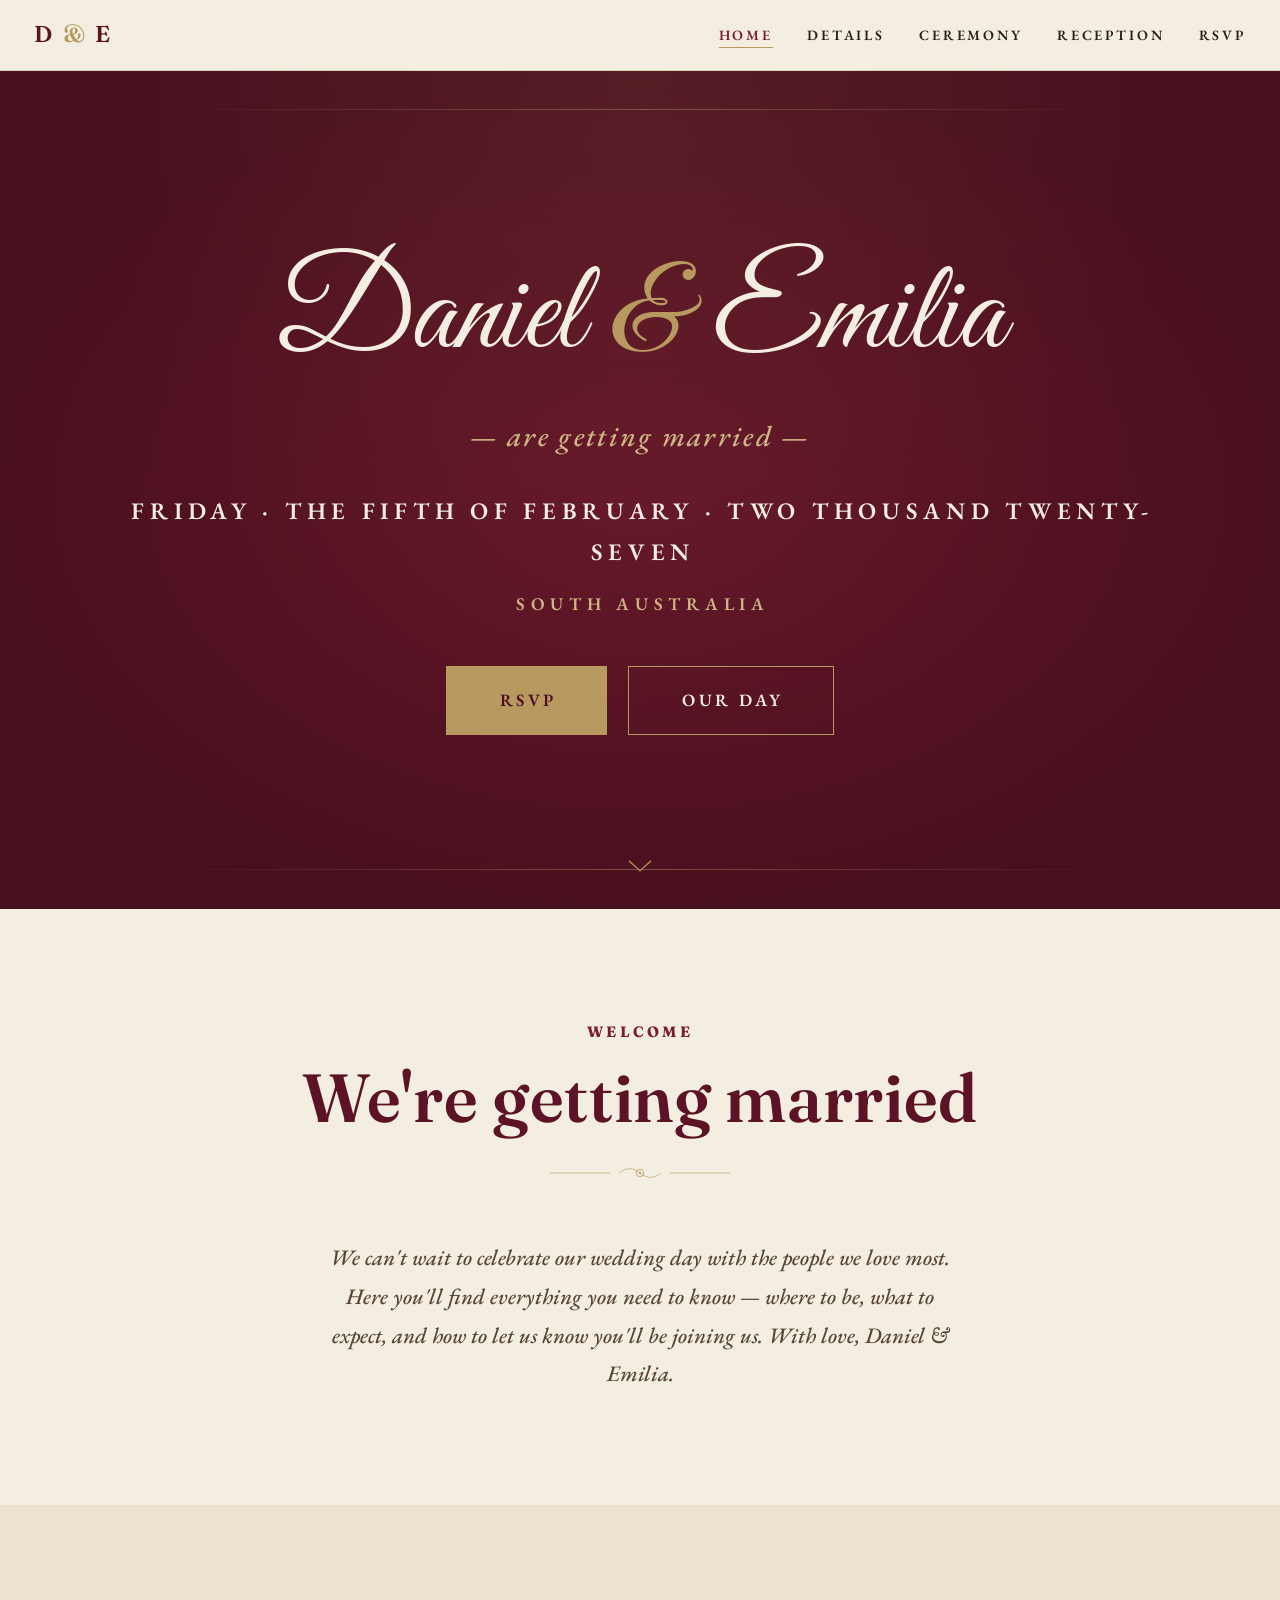
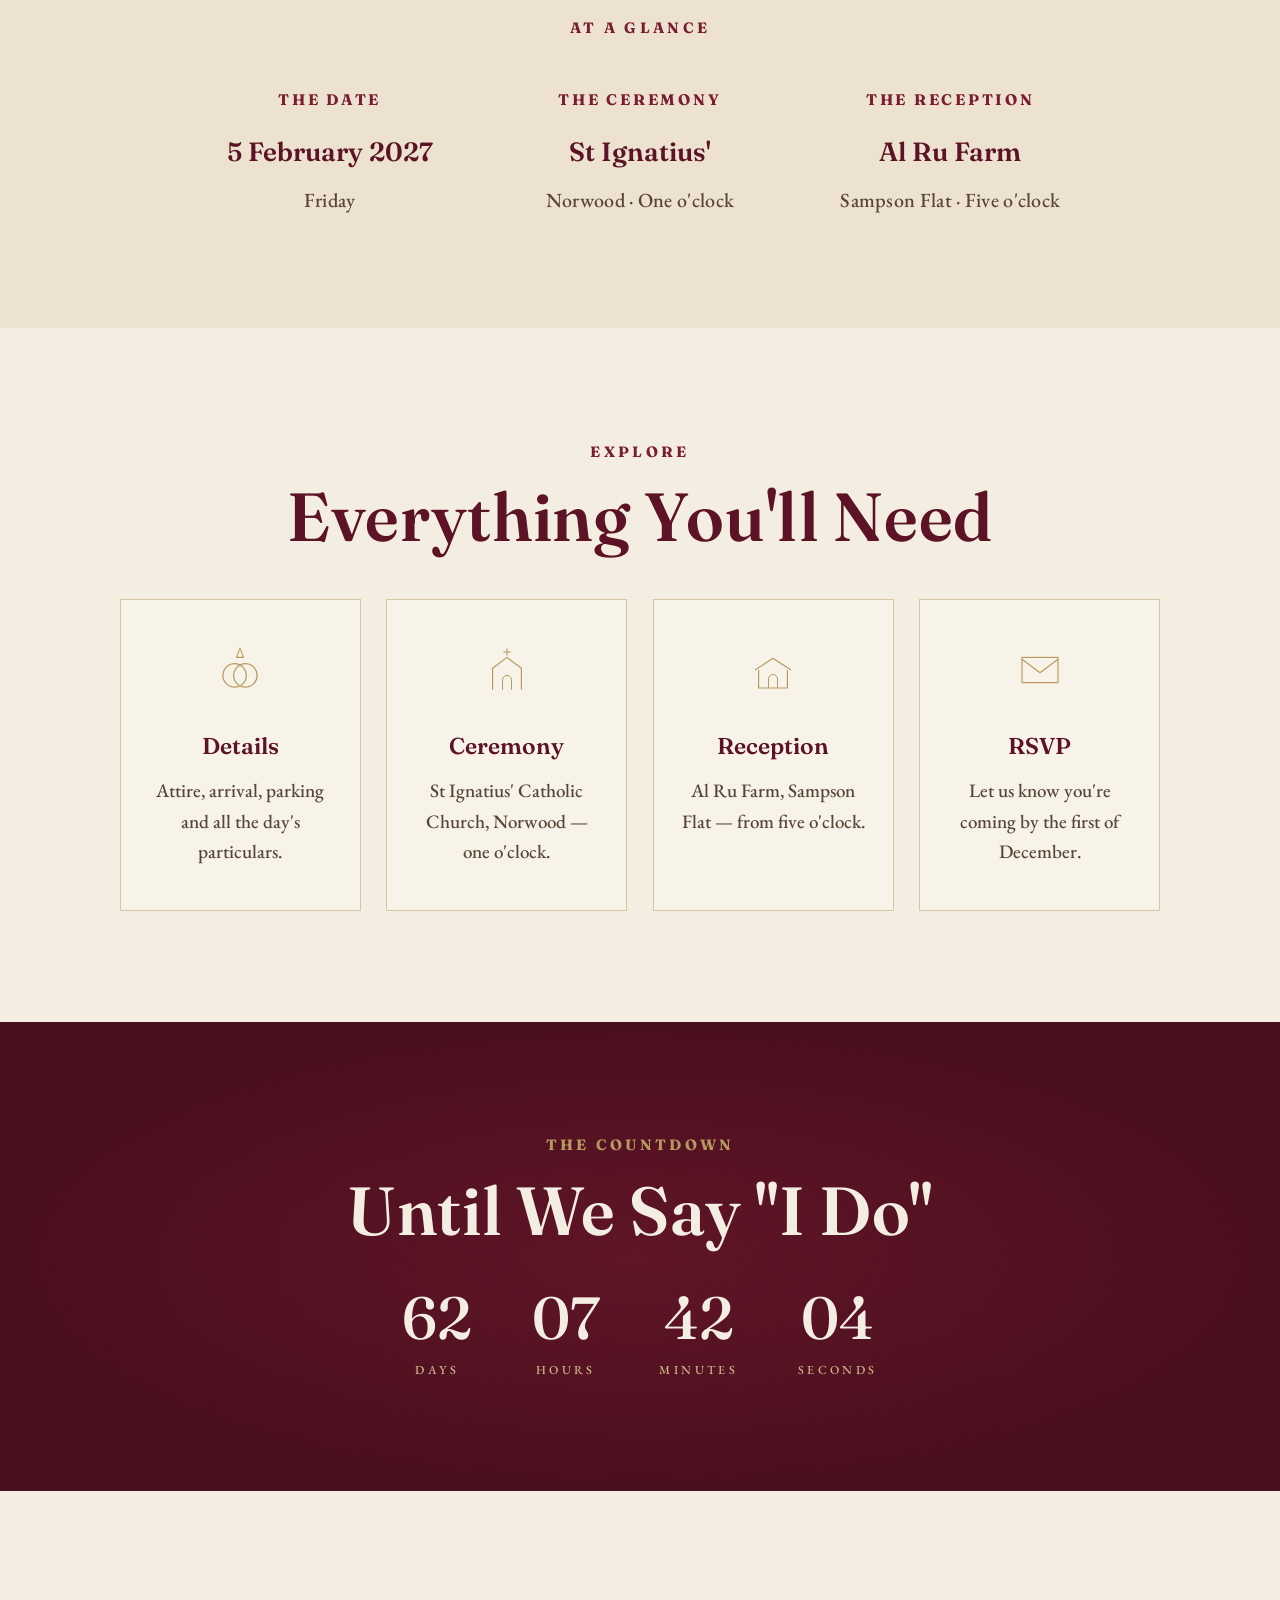
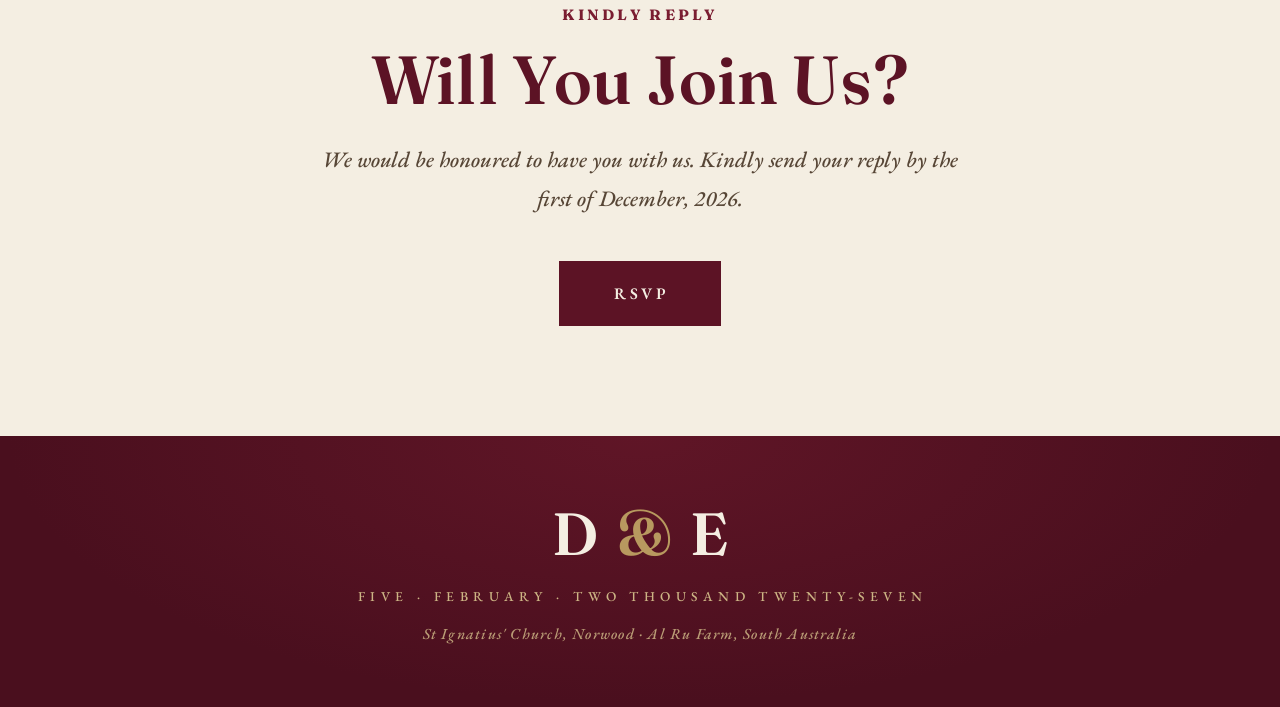
<file: index.html>
<!DOCTYPE html>
<html lang="en">
<head>
  <meta charset="UTF-8" />
  <meta name="viewport" content="width=device-width, initial-scale=1.0" />
  <title>Daniel &amp; Emilia · 5 February 2027</title>
  <meta name="description" content="Daniel &amp; Emilia · 5 February 2027 · St Ignatius' Catholic Church, Norwood &amp; Al Ru Farm, South Australia" />
  <link rel="preconnect" href="https://fonts.googleapis.com" />
  <link rel="preconnect" href="https://fonts.gstatic.com" crossorigin />
  <link href="https://fonts.googleapis.com/css2?family=EB+Garamond:ital,wght@0,400;0,500;0,600;0,700;1,400;1,500&family=Fraunces:ital,opsz,wght@0,9..144,500;0,9..144,600;0,9..144,700;1,9..144,500;1,9..144,600&family=Great+Vibes&display=swap" rel="stylesheet" />
  <link rel="stylesheet" href="styles.css" />
</head>
<body>

  <nav class="nav">
    <a href="index.html" class="nav-mono">D <span>&amp;</span> E</a>
    <ul class="nav-links">
      <li><a href="index.html" class="active">Home</a></li>
      <li><a href="details.html">Details</a></li>
      <li><a href="ceremony.html">Ceremony</a></li>
      <li><a href="reception.html">Reception</a></li>
      <li><a href="rsvp.html">RSVP</a></li>
    </ul>
  </nav>

  <main>

    <!-- ============ HERO ============ -->
    <header class="home-hero">
      <div class="home-hero-inner">
        <h1 class="hero-names">
          <span class="name">Daniel</span>
          <span class="amp">&amp;</span>
          <span class="name">Emilia</span>
        </h1>

        <p class="home-tag">— are getting married —</p>
        <p class="home-date">Friday · The Fifth of February · Two Thousand Twenty-Seven</p>
        <p class="home-venue">South Australia</p>

        <div class="hero-cta-row">
          <a href="rsvp.html" class="btn btn-gold">RSVP</a>
          <a href="details.html" class="btn btn-ghost">Our Day</a>
        </div>
      </div>

      <a href="#welcome" class="scroll-cue" aria-label="Scroll to content">
        <svg viewBox="0 0 24 14" width="26" height="15"><path d="M2 2 L12 11 L22 2" fill="none" stroke="currentColor" stroke-width="1.4" stroke-linecap="round" stroke-linejoin="round"/></svg>
      </a>
    </header>

    <!-- ============ WELCOME ============ -->
    <section id="welcome" class="home-section section-cream">
      <p class="eyebrow">Welcome</p>
      <h2 class="section-title">We're getting married</h2>
      <div class="ornament" aria-hidden="true">
        <svg viewBox="0 0 120 20"><path d="M0 10 h40 M80 10 h40" stroke="currentColor" stroke-width="0.5" fill="none"/><circle cx="60" cy="10" r="2.5" fill="none" stroke="currentColor" stroke-width="0.6"/><circle cx="60" cy="10" r="0.8" fill="currentColor"/><path d="M46 10 Q53 4 60 10 Q67 16 74 10" stroke="currentColor" stroke-width="0.5" fill="none"/></svg>
      </div>
      <p class="welcome-text">We can't wait to celebrate our wedding day with the people we love most. Here you'll find everything you need to know — where to be, what to expect, and how to let us know you'll be joining us. With love, Daniel &amp; Emilia.</p>
    </section>

    <!-- ============ AT A GLANCE ============ -->
    <section class="home-section section-cream-warm">
      <p class="eyebrow">At a Glance</p>
      <div class="glance-grid">
        <article class="detail">
          <p class="detail-label">The Date</p>
          <p class="glance-main">5 February 2027</p>
          <p class="detail-text">Friday</p>
        </article>
        <article class="detail">
          <p class="detail-label">The Ceremony</p>
          <p class="glance-main">St Ignatius'</p>
          <p class="detail-text">Norwood · One o'clock</p>
        </article>
        <article class="detail">
          <p class="detail-label">The Reception</p>
          <p class="glance-main">Al Ru Farm</p>
          <p class="detail-text">Sampson Flat · Five o'clock</p>
        </article>
      </div>
    </section>

    <!-- ============ EXPLORE CARDS ============ -->
    <section class="home-section section-cream">
      <p class="eyebrow">Explore</p>
      <h2 class="section-title">Everything You'll Need</h2>
      <div class="card-grid">

        <a href="details.html" class="nav-card">
          <div class="card-icon" aria-hidden="true">
            <svg viewBox="0 0 60 60"><circle cx="24" cy="36" r="13" fill="none" stroke="currentColor" stroke-width="1.4"/><circle cx="36" cy="36" r="13" fill="none" stroke="currentColor" stroke-width="1.4"/><path d="M30 6 L34 16 L26 16 Z" fill="none" stroke="currentColor" stroke-width="1.2" stroke-linejoin="round"/></svg>
          </div>
          <p class="card-title">Details</p>
          <p class="card-text">Attire, arrival, parking and all the day's particulars.</p>
        </a>

        <a href="ceremony.html" class="nav-card">
          <div class="card-icon" aria-hidden="true">
            <svg viewBox="0 0 60 60"><line x1="30" y1="6" x2="30" y2="14" stroke="currentColor" stroke-width="1.2"/><line x1="26" y1="10" x2="34" y2="10" stroke="currentColor" stroke-width="1.2"/><path d="M14 52 L14 28 L30 16 L46 28 L46 52" fill="none" stroke="currentColor" stroke-width="1.3" stroke-linejoin="round"/><path d="M25 52 L25 41 a5 5 0 0 1 10 0 L35 52" fill="none" stroke="currentColor" stroke-width="1.1"/></svg>
          </div>
          <p class="card-title">Ceremony</p>
          <p class="card-text">St Ignatius' Catholic Church, Norwood — one o'clock.</p>
        </a>

        <a href="reception.html" class="nav-card">
          <div class="card-icon" aria-hidden="true">
            <svg viewBox="0 0 60 60"><path d="M10 30 L30 17 L50 30" fill="none" stroke="currentColor" stroke-width="1.3" stroke-linejoin="round"/><path d="M14 30 L14 50 L46 50 L46 30" fill="none" stroke="currentColor" stroke-width="1.3" stroke-linejoin="round"/><path d="M25 50 L25 40 a5 5 0 0 1 10 0 L35 50" fill="none" stroke="currentColor" stroke-width="1.1"/></svg>
          </div>
          <p class="card-title">Reception</p>
          <p class="card-text">Al Ru Farm, Sampson Flat — from five o'clock.</p>
        </a>

        <a href="rsvp.html" class="nav-card">
          <div class="card-icon" aria-hidden="true">
            <svg viewBox="0 0 60 60"><rect x="10" y="16" width="40" height="28" fill="none" stroke="currentColor" stroke-width="1.3"/><path d="M10 18 L30 33 L50 18" fill="none" stroke="currentColor" stroke-width="1.3" stroke-linejoin="round"/></svg>
          </div>
          <p class="card-title">RSVP</p>
          <p class="card-text">Let us know you're coming by the first of December.</p>
        </a>

      </div>
    </section>

    <!-- ============ COUNTDOWN ============ -->
    <section class="home-section section-burgundy">
      <p class="eyebrow">The Countdown</p>
      <h2 class="section-title">Until We Say "I Do"</h2>
      <div class="count-grid">
        <div class="count-item"><span class="count-num" id="cd-days">—</span><span class="count-label">Days</span></div>
        <div class="count-item"><span class="count-num" id="cd-hours">—</span><span class="count-label">Hours</span></div>
        <div class="count-item"><span class="count-num" id="cd-mins">—</span><span class="count-label">Minutes</span></div>
        <div class="count-item"><span class="count-num" id="cd-secs">—</span><span class="count-label">Seconds</span></div>
      </div>
    </section>

    <!-- ============ RSVP CTA ============ -->
    <section class="home-section section-cream">
      <p class="eyebrow">Kindly Reply</p>
      <h2 class="section-title">Will You Join Us?</h2>
      <p class="welcome-text">We would be honoured to have you with us. Kindly send your reply by the first of December, 2026.</p>
      <p style="margin-top: 2.5rem;"><a href="rsvp.html" class="btn">RSVP</a></p>
    </section>

  </main>

  <footer class="footer">
    <p class="monogram">D <span>&amp;</span> E</p>
    <p class="footer-date">Five · February · Two Thousand Twenty-Seven</p>
    <p class="footer-small">St Ignatius' Church, Norwood · Al Ru Farm, South Australia</p>
  </footer>

  <script>
    (function () {
      var target = new Date('2027-02-05T13:00:00+10:30'); // 1pm ceremony, Adelaide time
      function set(id, v) { var el = document.getElementById(id); if (el) el.textContent = v; }
      function pad(n) { return n < 10 ? '0' + n : '' + n; }
      function tick() {
        var diff = Math.max(0, target - new Date());
        set('cd-days', Math.floor(diff / 86400000));
        set('cd-hours', pad(Math.floor((diff % 86400000) / 3600000)));
        set('cd-mins', pad(Math.floor((diff % 3600000) / 60000)));
        set('cd-secs', pad(Math.floor((diff % 60000) / 1000)));
      }
      tick();
      setInterval(tick, 1000);
    })();
  </script>

</body>
</html>
</file>
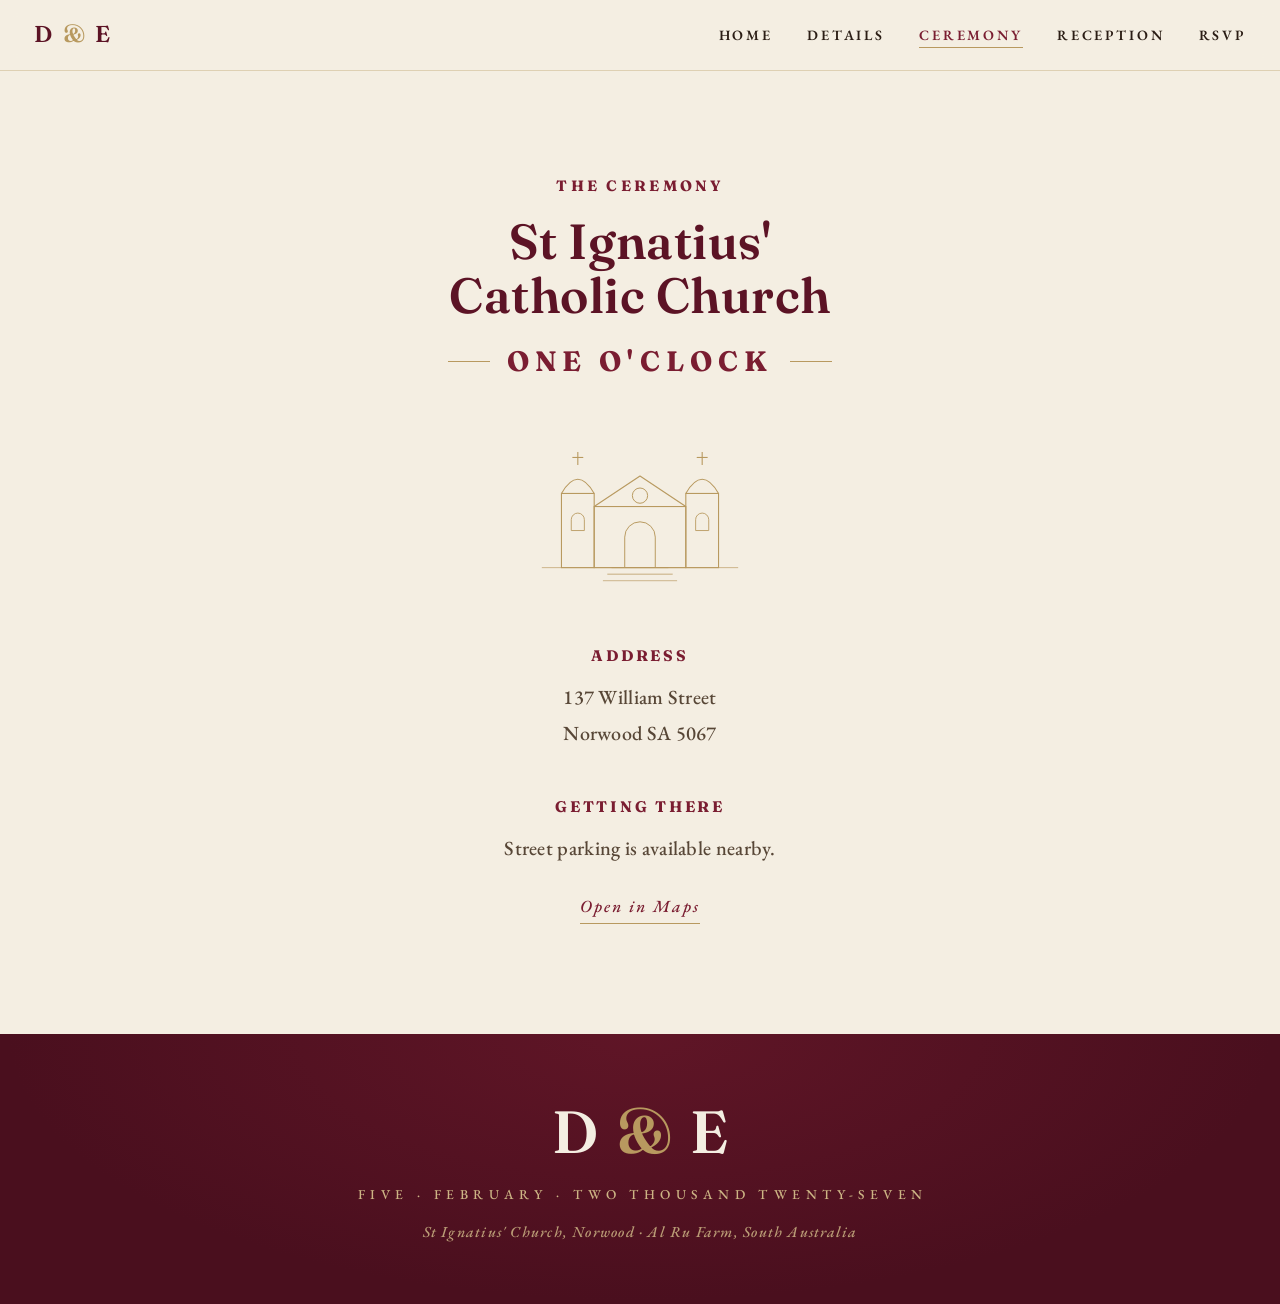
<file: ceremony.html>
<!DOCTYPE html>
<html lang="en">
<head>
  <meta charset="UTF-8" />
  <meta name="viewport" content="width=device-width, initial-scale=1.0" />
  <title>The Ceremony · Daniel &amp; Emilia</title>
  <meta name="description" content="The ceremony · St Ignatius' Catholic Church, Norwood · 5 February 2027" />
  <link rel="preconnect" href="https://fonts.googleapis.com" />
  <link rel="preconnect" href="https://fonts.gstatic.com" crossorigin />
  <link href="https://fonts.googleapis.com/css2?family=EB+Garamond:ital,wght@0,400;0,500;0,600;0,700;1,400;1,500&family=Fraunces:ital,opsz,wght@0,9..144,500;0,9..144,600;0,9..144,700;1,9..144,500;1,9..144,600&display=swap" rel="stylesheet" />
  <link rel="stylesheet" href="styles.css" />
</head>
<body>

  <nav class="nav">
    <a href="index.html" class="nav-mono">D <span>&amp;</span> E</a>
    <ul class="nav-links">
      <li><a href="index.html">Home</a></li>
      <li><a href="details.html">Details</a></li>
      <li><a href="ceremony.html" class="active">Ceremony</a></li>
      <li><a href="reception.html">Reception</a></li>
      <li><a href="rsvp.html">RSVP</a></li>
    </ul>
  </nav>

  <main>
    <section class="page">
      <p class="eyebrow">The Ceremony</p>
      <div class="place">
        <h1 class="place-name">St Ignatius'<br/>Catholic Church</h1>
        <p class="place-time">One O'Clock</p>

        <div class="building" aria-hidden="true">
          <svg viewBox="0 0 220 150">
            <rect x="38" y="60" width="30" height="68" fill="none" stroke="currentColor" stroke-width="1"/>
            <path d="M38 60 Q53 34 68 60" fill="none" stroke="currentColor" stroke-width="1"/>
            <line x1="53" y1="34" x2="53" y2="22" stroke="currentColor" stroke-width="1"/>
            <line x1="48" y1="27" x2="58" y2="27" stroke="currentColor" stroke-width="1"/>
            <rect x="152" y="60" width="30" height="68" fill="none" stroke="currentColor" stroke-width="1"/>
            <path d="M152 60 Q167 34 182 60" fill="none" stroke="currentColor" stroke-width="1"/>
            <line x1="167" y1="34" x2="167" y2="22" stroke="currentColor" stroke-width="1"/>
            <line x1="162" y1="27" x2="172" y2="27" stroke="currentColor" stroke-width="1"/>
            <rect x="68" y="72" width="84" height="56" fill="none" stroke="currentColor" stroke-width="1"/>
            <path d="M68 72 L110 44 L152 72" fill="none" stroke="currentColor" stroke-width="1" stroke-linejoin="round"/>
            <circle cx="110" cy="62" r="7" fill="none" stroke="currentColor" stroke-width="0.9"/>
            <path d="M96 128 L96 100 a14 14 0 0 1 28 0 L124 128" fill="none" stroke="currentColor" stroke-width="0.9"/>
            <path d="M47 94 L47 84 a6 6 0 0 1 12 0 L59 94 Z" fill="none" stroke="currentColor" stroke-width="0.8"/>
            <path d="M161 94 L161 84 a6 6 0 0 1 12 0 L173 94 Z" fill="none" stroke="currentColor" stroke-width="0.8"/>
            <line x1="84" y1="128" x2="136" y2="128" stroke="currentColor" stroke-width="0.8"/>
            <line x1="80" y1="134" x2="140" y2="134" stroke="currentColor" stroke-width="0.7"/>
            <line x1="76" y1="140" x2="144" y2="140" stroke="currentColor" stroke-width="0.6"/>
            <line x1="20" y1="128" x2="200" y2="128" stroke="currentColor" stroke-width="0.6"/>
          </svg>
        </div>

        <div class="place-block">
          <p class="detail-label">Address</p>
          <p class="detail-text">137 William Street<br/>Norwood SA 5067</p>
        </div>

        <div class="place-block">
          <p class="detail-label">Getting There</p>
          <p class="detail-text">Street parking is available nearby.</p>
          <a class="map-link" href="https://maps.google.com/?q=St+Ignatius+Catholic+Church+137+William+Street+Norwood+SA+5067" target="_blank" rel="noopener">Open in Maps</a>
        </div>
      </div>
    </section>
  </main>

  <footer class="footer">
    <p class="monogram">D <span>&amp;</span> E</p>
    <p class="footer-date">Five · February · Two Thousand Twenty-Seven</p>
    <p class="footer-small">St Ignatius' Church, Norwood · Al Ru Farm, South Australia</p>
  </footer>

</body>
</html>
</file>
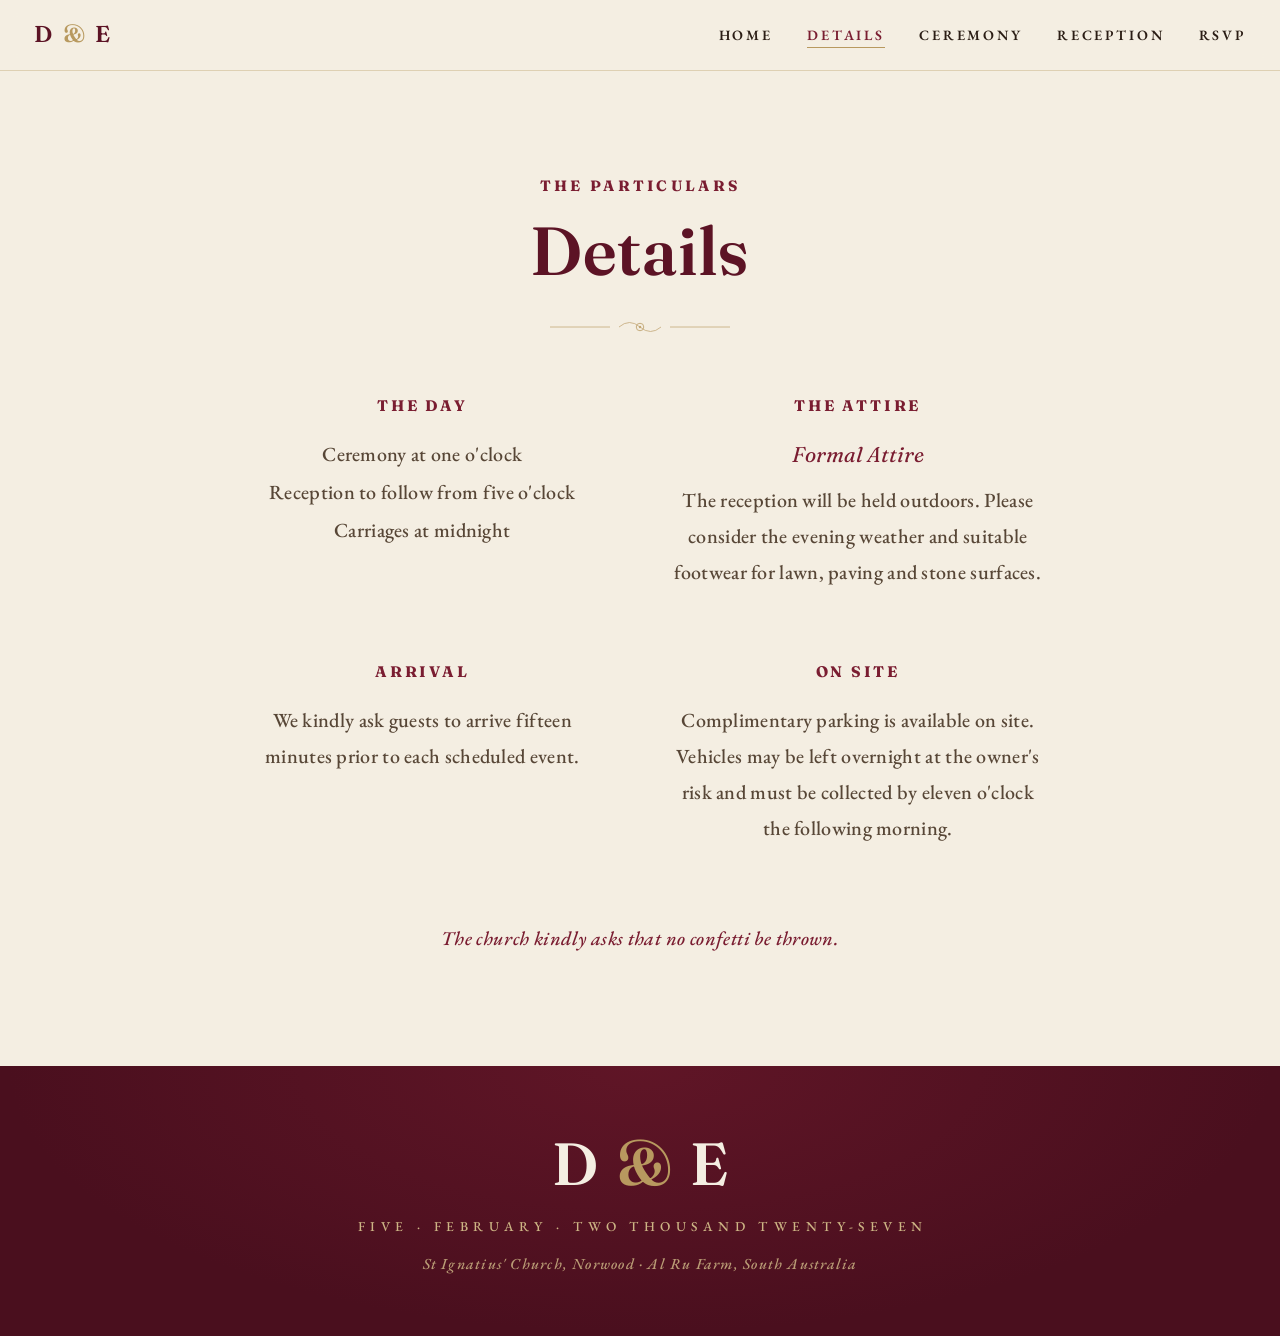
<file: details.html>
<!DOCTYPE html>
<html lang="en">
<head>
  <meta charset="UTF-8" />
  <meta name="viewport" content="width=device-width, initial-scale=1.0" />
  <title>Details · Daniel &amp; Emilia</title>
  <meta name="description" content="The details for Daniel &amp; Emilia's wedding · 5 February 2027" />
  <link rel="preconnect" href="https://fonts.googleapis.com" />
  <link rel="preconnect" href="https://fonts.gstatic.com" crossorigin />
  <link href="https://fonts.googleapis.com/css2?family=EB+Garamond:ital,wght@0,400;0,500;0,600;0,700;1,400;1,500&family=Fraunces:ital,opsz,wght@0,9..144,500;0,9..144,600;0,9..144,700;1,9..144,500;1,9..144,600&display=swap" rel="stylesheet" />
  <link rel="stylesheet" href="styles.css" />
</head>
<body>

  <nav class="nav">
    <a href="index.html" class="nav-mono">D <span>&amp;</span> E</a>
    <ul class="nav-links">
      <li><a href="index.html">Home</a></li>
      <li><a href="details.html" class="active">Details</a></li>
      <li><a href="ceremony.html">Ceremony</a></li>
      <li><a href="reception.html">Reception</a></li>
      <li><a href="rsvp.html">RSVP</a></li>
    </ul>
  </nav>

  <main>
    <section class="page">
      <p class="eyebrow">The Particulars</p>
      <h1 class="section-title">Details</h1>
      <div class="ornament" aria-hidden="true">
        <svg viewBox="0 0 120 20"><path d="M0 10 h40 M80 10 h40" stroke="currentColor" stroke-width="0.5" fill="none"/><circle cx="60" cy="10" r="2.5" fill="none" stroke="currentColor" stroke-width="0.6"/><circle cx="60" cy="10" r="0.8" fill="currentColor"/><path d="M46 10 Q53 4 60 10 Q67 16 74 10" stroke="currentColor" stroke-width="0.5" fill="none"/></svg>
      </div>

      <div class="detail-grid">
        <article class="detail">
          <p class="detail-label">The Day</p>
          <p class="detail-text">Ceremony at one o'clock</p>
          <p class="detail-text">Reception to follow from five o'clock</p>
          <p class="detail-text">Carriages at midnight</p>
        </article>

        <article class="detail">
          <p class="detail-label">The Attire</p>
          <p class="detail-sub">Formal Attire</p>
          <p class="detail-text">The reception will be held outdoors. Please consider the evening weather and suitable footwear for lawn, paving and stone surfaces.</p>
        </article>

        <article class="detail">
          <p class="detail-label">Arrival</p>
          <p class="detail-text">We kindly ask guests to arrive fifteen minutes prior to each scheduled event.</p>
        </article>

        <article class="detail">
          <p class="detail-label">On Site</p>
          <p class="detail-text">Complimentary parking is available on site. Vehicles may be left overnight at the owner's risk and must be collected by eleven o'clock the following morning.</p>
        </article>
      </div>

      <p class="detail-note">The church kindly asks that no confetti be thrown.</p>
    </section>
  </main>

  <footer class="footer">
    <p class="monogram">D <span>&amp;</span> E</p>
    <p class="footer-date">Five · February · Two Thousand Twenty-Seven</p>
    <p class="footer-small">St Ignatius' Church, Norwood · Al Ru Farm, South Australia</p>
  </footer>

</body>
</html>
</file>
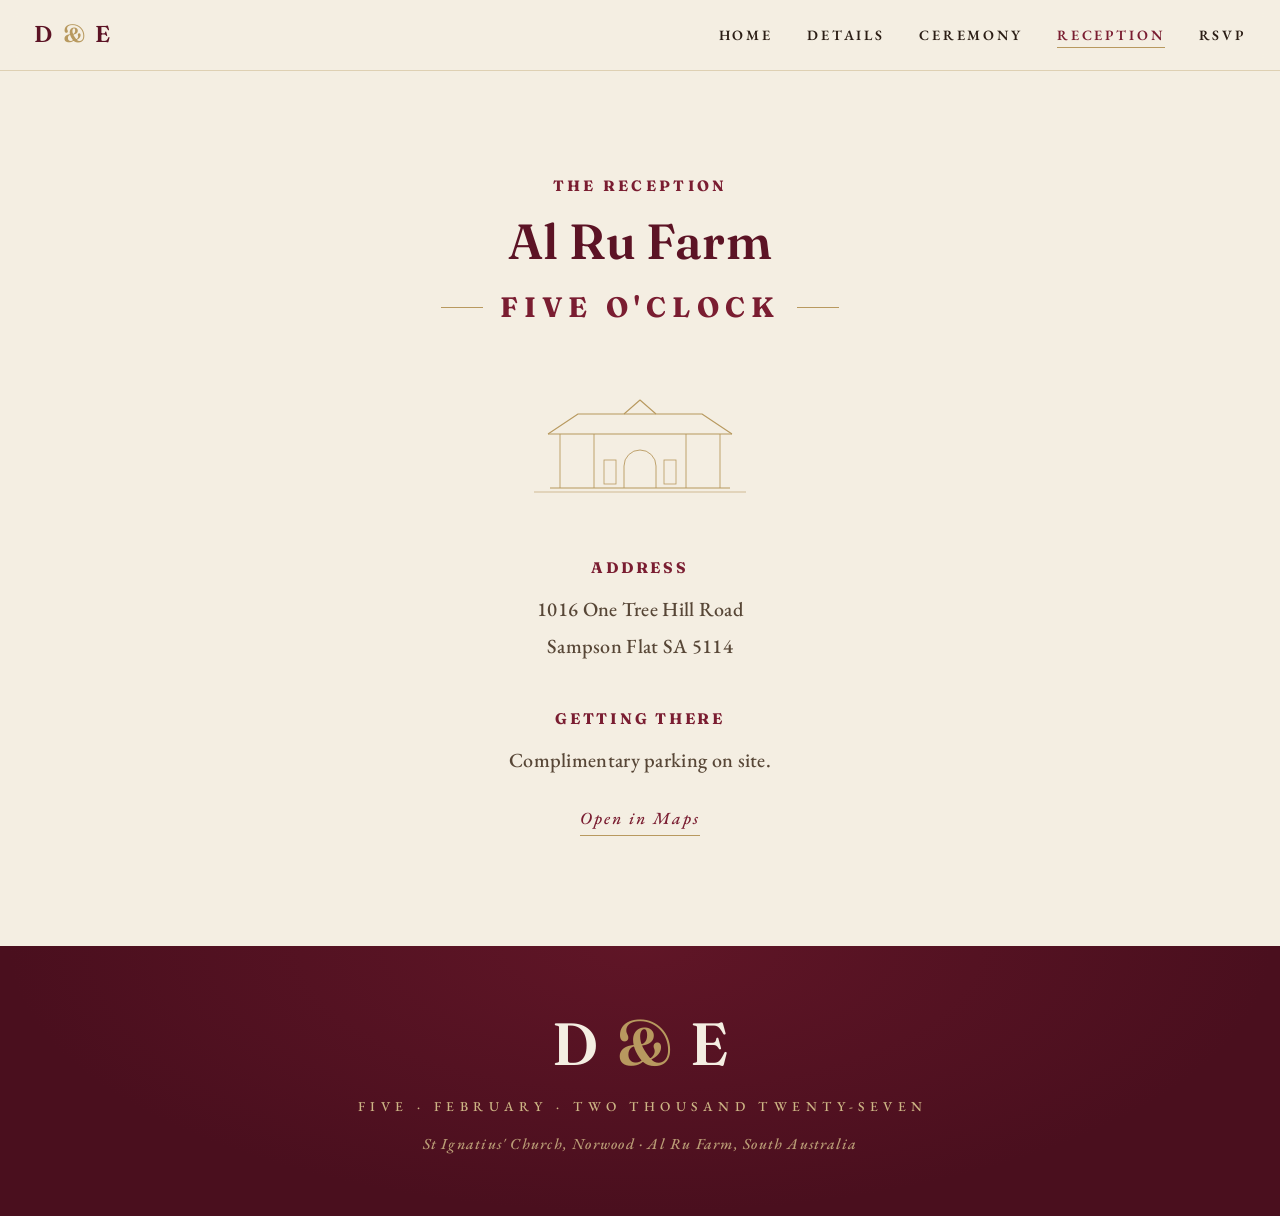
<file: reception.html>
<!DOCTYPE html>
<html lang="en">
<head>
  <meta charset="UTF-8" />
  <meta name="viewport" content="width=device-width, initial-scale=1.0" />
  <title>The Reception · Daniel &amp; Emilia</title>
  <meta name="description" content="The reception · Al Ru Farm, Sampson Flat · 5 February 2027" />
  <link rel="preconnect" href="https://fonts.googleapis.com" />
  <link rel="preconnect" href="https://fonts.gstatic.com" crossorigin />
  <link href="https://fonts.googleapis.com/css2?family=EB+Garamond:ital,wght@0,400;0,500;0,600;0,700;1,400;1,500&family=Fraunces:ital,opsz,wght@0,9..144,500;0,9..144,600;0,9..144,700;1,9..144,500;1,9..144,600&display=swap" rel="stylesheet" />
  <link rel="stylesheet" href="styles.css" />
</head>
<body>

  <nav class="nav">
    <a href="index.html" class="nav-mono">D <span>&amp;</span> E</a>
    <ul class="nav-links">
      <li><a href="index.html">Home</a></li>
      <li><a href="details.html">Details</a></li>
      <li><a href="ceremony.html">Ceremony</a></li>
      <li><a href="reception.html" class="active">Reception</a></li>
      <li><a href="rsvp.html">RSVP</a></li>
    </ul>
  </nav>

  <main>
    <section class="page">
      <p class="eyebrow">The Reception</p>
      <div class="place">
        <h1 class="place-name">Al Ru Farm</h1>
        <p class="place-time">Five O'Clock</p>

        <div class="building" aria-hidden="true">
          <svg viewBox="0 0 240 130">
            <path d="M28 60 L58 40 L182 40 L212 60" fill="none" stroke="currentColor" stroke-width="1.1" stroke-linejoin="round"/>
            <path d="M104 40 L120 26 L136 40" fill="none" stroke="currentColor" stroke-width="1.1" stroke-linejoin="round"/>
            <line x1="28" y1="60" x2="212" y2="60" stroke="currentColor" stroke-width="1.1"/>
            <line x1="30" y1="114" x2="210" y2="114" stroke="currentColor" stroke-width="1.1"/>
            <line x1="40" y1="60" x2="40" y2="114" stroke="currentColor" stroke-width="0.9"/>
            <line x1="74" y1="60" x2="74" y2="114" stroke="currentColor" stroke-width="0.9"/>
            <line x1="166" y1="60" x2="166" y2="114" stroke="currentColor" stroke-width="0.9"/>
            <line x1="200" y1="60" x2="200" y2="114" stroke="currentColor" stroke-width="0.9"/>
            <path d="M104 114 L104 92 a16 16 0 0 1 32 0 L136 114" fill="none" stroke="currentColor" stroke-width="0.9"/>
            <rect x="84" y="86" width="12" height="24" fill="none" stroke="currentColor" stroke-width="0.8"/>
            <rect x="144" y="86" width="12" height="24" fill="none" stroke="currentColor" stroke-width="0.8"/>
            <line x1="14" y1="118" x2="226" y2="118" stroke="currentColor" stroke-width="0.6"/>
          </svg>
        </div>

        <div class="place-block">
          <p class="detail-label">Address</p>
          <p class="detail-text">1016 One Tree Hill Road<br/>Sampson Flat SA 5114</p>
        </div>

        <div class="place-block">
          <p class="detail-label">Getting There</p>
          <p class="detail-text">Complimentary parking on site.</p>
          <a class="map-link" href="https://maps.google.com/?q=Al+Ru+Farm+1016+One+Tree+Hill+Road+Sampson+Flat+SA+5114" target="_blank" rel="noopener">Open in Maps</a>
        </div>
      </div>
    </section>
  </main>

  <footer class="footer">
    <p class="monogram">D <span>&amp;</span> E</p>
    <p class="footer-date">Five · February · Two Thousand Twenty-Seven</p>
    <p class="footer-small">St Ignatius' Church, Norwood · Al Ru Farm, South Australia</p>
  </footer>

</body>
</html>
</file>
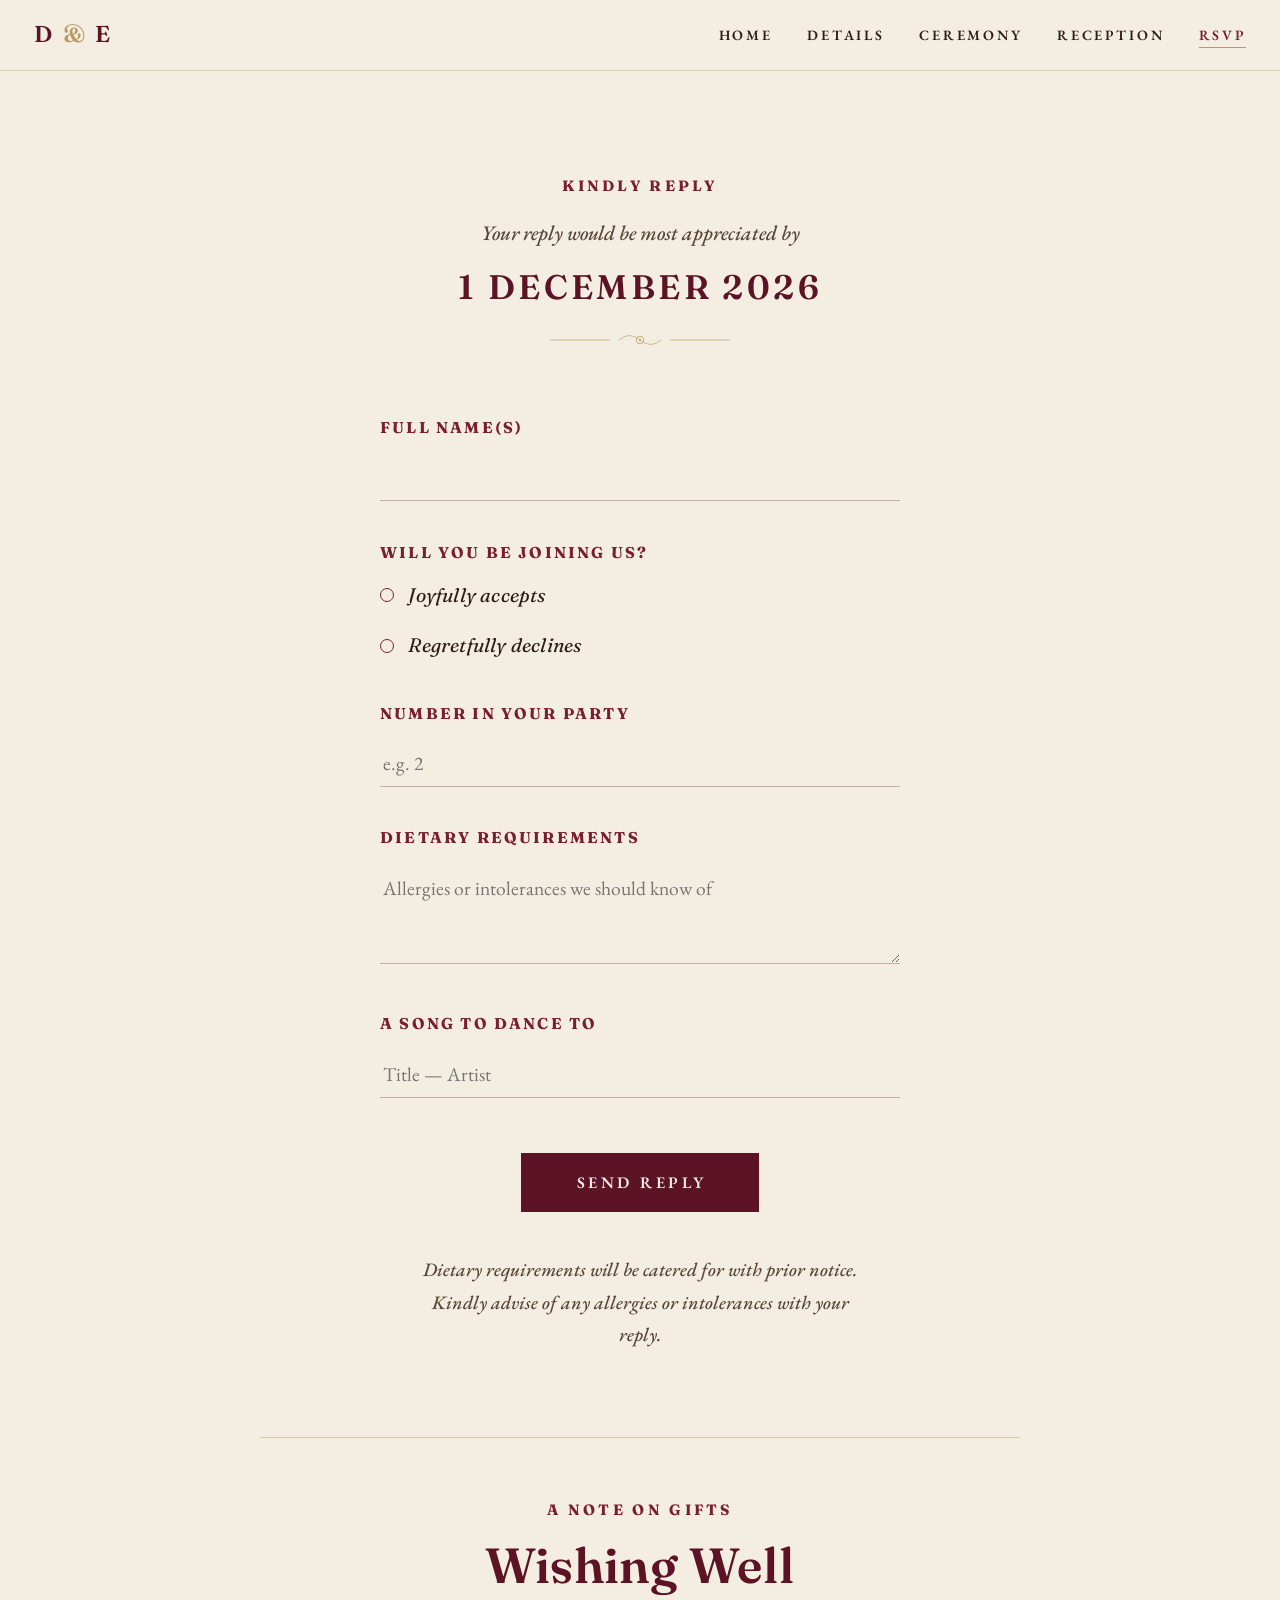
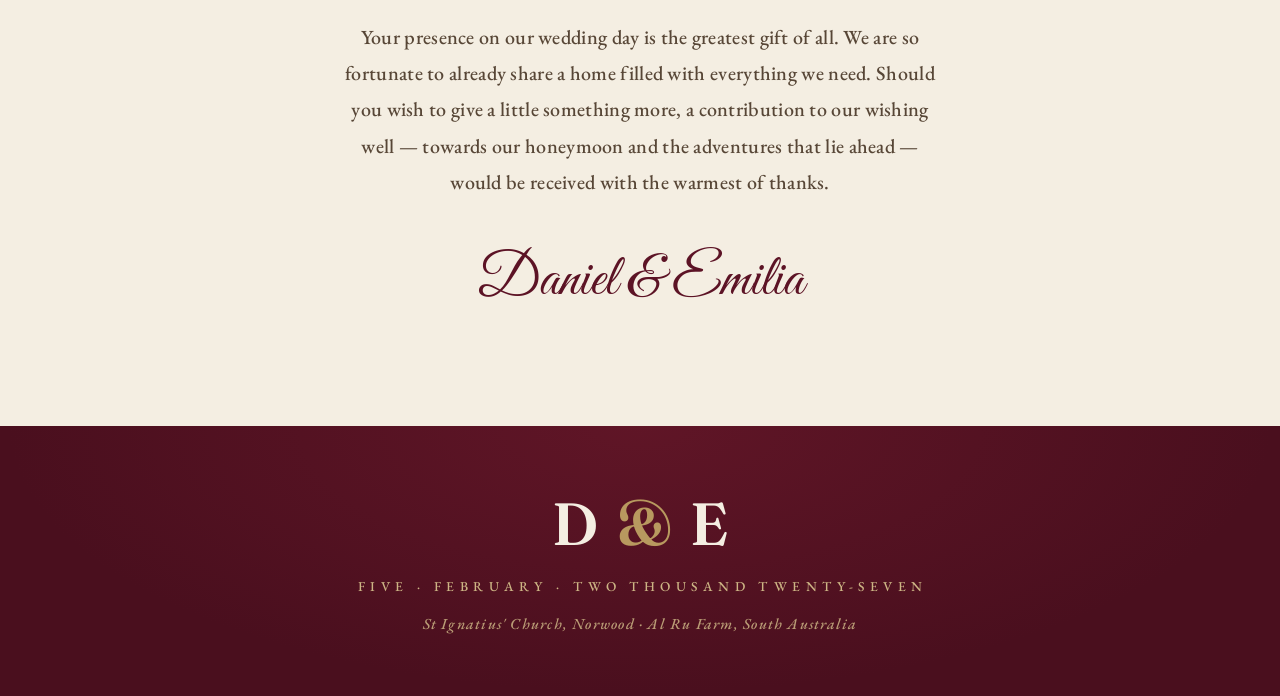
<file: rsvp.html>
<!DOCTYPE html>
<html lang="en">
<head>
  <meta charset="UTF-8" />
  <meta name="viewport" content="width=device-width, initial-scale=1.0" />
  <title>Kindly Reply · Daniel &amp; Emilia</title>
  <meta name="description" content="Kindly reply by 1 December 2026 · Daniel &amp; Emilia" />
  <link rel="preconnect" href="https://fonts.googleapis.com" />
  <link rel="preconnect" href="https://fonts.gstatic.com" crossorigin />
  <link href="https://fonts.googleapis.com/css2?family=EB+Garamond:ital,wght@0,400;0,500;0,600;0,700;1,400;1,500&family=Fraunces:ital,opsz,wght@0,9..144,500;0,9..144,600;0,9..144,700;1,9..144,500;1,9..144,600&family=Great+Vibes&display=swap" rel="stylesheet" />
  <link rel="stylesheet" href="styles.css" />
</head>
<body>

  <nav class="nav">
    <a href="index.html" class="nav-mono">D <span>&amp;</span> E</a>
    <ul class="nav-links">
      <li><a href="index.html">Home</a></li>
      <li><a href="details.html">Details</a></li>
      <li><a href="ceremony.html">Ceremony</a></li>
      <li><a href="reception.html">Reception</a></li>
      <li><a href="rsvp.html" class="active">RSVP</a></li>
    </ul>
  </nav>

  <main>
    <section class="page">
      <p class="eyebrow">Kindly Reply</p>
      <p class="rsvp-intro">Your reply would be most appreciated by</p>
      <p class="rsvp-date">1 December 2026</p>
      <div class="ornament" aria-hidden="true">
        <svg viewBox="0 0 120 20"><path d="M0 10 h40 M80 10 h40" stroke="currentColor" stroke-width="0.5" fill="none"/><circle cx="60" cy="10" r="2.5" fill="none" stroke="currentColor" stroke-width="0.6"/><circle cx="60" cy="10" r="0.8" fill="currentColor"/><path d="M46 10 Q53 4 60 10 Q67 16 74 10" stroke="currentColor" stroke-width="0.5" fill="none"/></svg>
      </div>

      <form
        name="rsvp"
        method="POST"
        data-netlify="true"
        netlify-honeypot="bot-field"
        action="/thanks.html"
        class="rsvp-form"
      >
        <input type="hidden" name="form-name" value="rsvp" />
        <p class="hp"><label>Leave empty: <input name="bot-field" /></label></p>

        <div class="field">
          <label for="name">Full name(s)</label>
          <input type="text" id="name" name="name" autocomplete="name" required />
        </div>

        <fieldset class="field">
          <legend>Will you be joining us?</legend>
          <div class="radio-group">
            <label class="radio">
              <input type="radio" name="attending" value="Yes" required />
              <span>Joyfully accepts</span>
            </label>
            <label class="radio">
              <input type="radio" name="attending" value="No" />
              <span>Regretfully declines</span>
            </label>
          </div>
        </fieldset>

        <div class="field">
          <label for="guests">Number in your party</label>
          <input type="text" id="guests" name="guests" inputmode="numeric" placeholder="e.g. 2" />
        </div>

        <div class="field">
          <label for="dietary">Dietary requirements</label>
          <textarea id="dietary" name="dietary" rows="3" placeholder="Allergies or intolerances we should know of"></textarea>
        </div>

        <div class="field">
          <label for="song">A song to dance to</label>
          <input type="text" id="song" name="song" placeholder="Title — Artist" />
        </div>

        <button type="submit" class="btn">Send Reply</button>
      </form>

      <p class="rsvp-note">Dietary requirements will be catered for with prior notice.<br/>Kindly advise of any allergies or intolerances with your reply.</p>

      <hr class="note-divider" />

      <p class="eyebrow">A Note on Gifts</p>
      <h2 class="place-name">Wishing Well</h2>
      <p class="detail-text wish-text" style="margin-top: 1.5rem;">Your presence on our wedding day is the greatest gift of all. We are so fortunate to already share a home filled with everything we need. Should you wish to give a little something more, a contribution to our wishing well — towards our honeymoon and the adventures that lie ahead — would be received with the warmest of thanks.</p>
      <p class="wish-sign">Daniel &amp; Emilia</p>
    </section>
  </main>

  <footer class="footer">
    <p class="monogram">D <span>&amp;</span> E</p>
    <p class="footer-date">Five · February · Two Thousand Twenty-Seven</p>
    <p class="footer-small">St Ignatius' Church, Norwood · Al Ru Farm, South Australia</p>
  </footer>

</body>
</html>
</file>
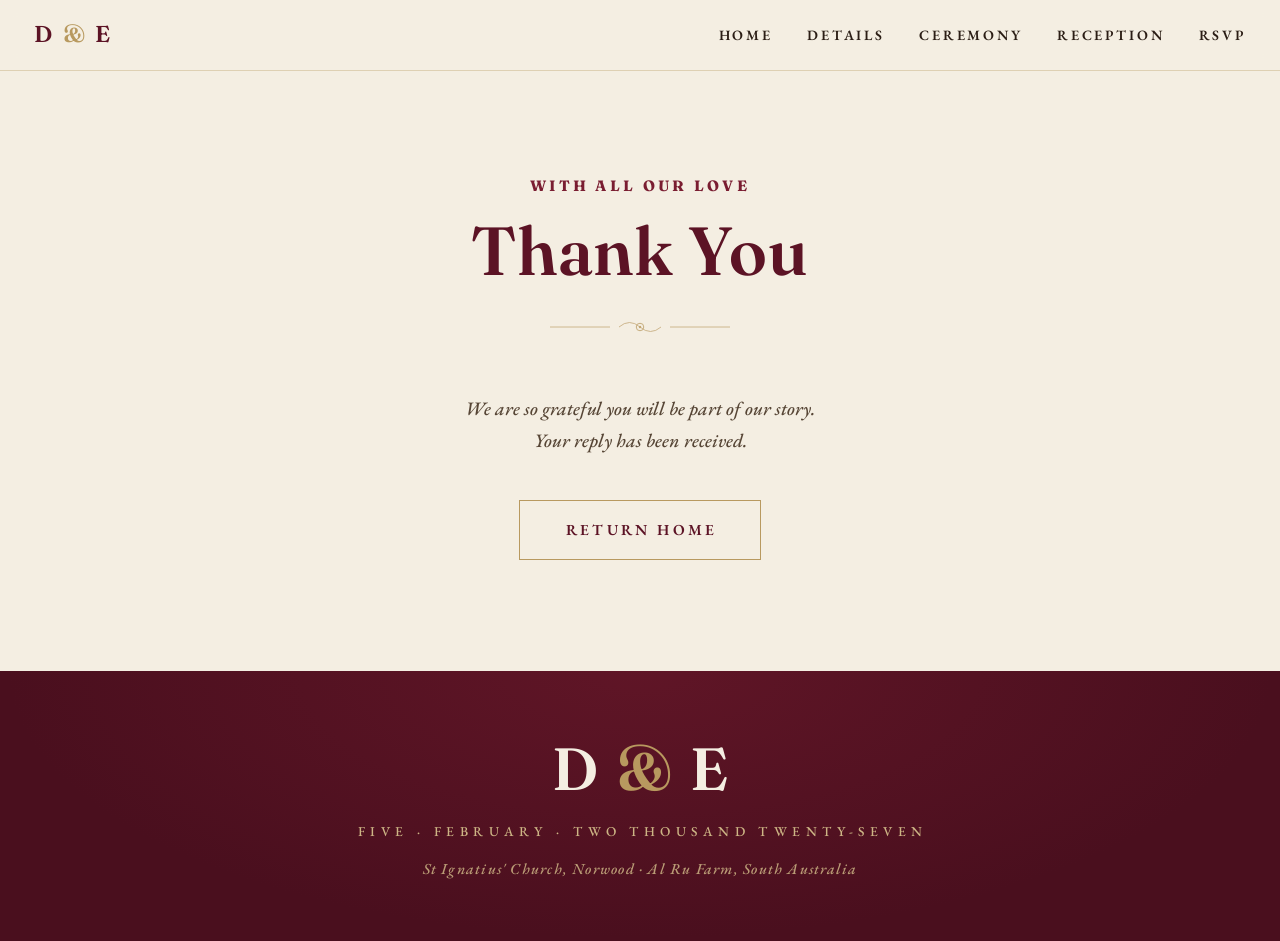
<file: thanks.html>
<!DOCTYPE html>
<html lang="en">
<head>
  <meta charset="UTF-8" />
  <meta name="viewport" content="width=device-width, initial-scale=1.0" />
  <title>Thank You · Daniel &amp; Emilia</title>
  <link rel="preconnect" href="https://fonts.googleapis.com" />
  <link rel="preconnect" href="https://fonts.gstatic.com" crossorigin />
  <link href="https://fonts.googleapis.com/css2?family=EB+Garamond:ital,wght@0,400;0,500;0,600;0,700;1,400;1,500&family=Fraunces:ital,opsz,wght@0,9..144,500;0,9..144,600;0,9..144,700;1,9..144,500;1,9..144,600&display=swap" rel="stylesheet" />
  <link rel="stylesheet" href="styles.css" />
</head>
<body>

  <nav class="nav">
    <a href="index.html" class="nav-mono">D <span>&amp;</span> E</a>
    <ul class="nav-links">
      <li><a href="index.html">Home</a></li>
      <li><a href="details.html">Details</a></li>
      <li><a href="ceremony.html">Ceremony</a></li>
      <li><a href="reception.html">Reception</a></li>
      <li><a href="rsvp.html">RSVP</a></li>
    </ul>
  </nav>

  <main>
    <section class="page">
      <p class="eyebrow">With all our love</p>
      <h1 class="section-title">Thank You</h1>
      <div class="ornament" aria-hidden="true">
        <svg viewBox="0 0 120 20"><path d="M0 10 h40 M80 10 h40" stroke="currentColor" stroke-width="0.5" fill="none"/><circle cx="60" cy="10" r="2.5" fill="none" stroke="currentColor" stroke-width="0.6"/><circle cx="60" cy="10" r="0.8" fill="currentColor"/><path d="M46 10 Q53 4 60 10 Q67 16 74 10" stroke="currentColor" stroke-width="0.5" fill="none"/></svg>
      </div>
      <p class="rsvp-note" style="margin-top: 0;">We are so grateful you will be part of our story.<br/>Your reply has been received.</p>
      <p style="margin-top: 2.5rem;"><a href="index.html" class="btn btn-line">Return Home</a></p>
    </section>
  </main>

  <footer class="footer">
    <p class="monogram">D <span>&amp;</span> E</p>
    <p class="footer-date">Five · February · Two Thousand Twenty-Seven</p>
    <p class="footer-small">St Ignatius' Church, Norwood · Al Ru Farm, South Australia</p>
  </footer>

</body>
</html>
</file>
<file: styles.css>
:root {
  --burgundy-dark: #4a0f1e;
  --burgundy: #5c1325;
  --burgundy-wine: #7a1d31;
  --cream: #f4eee2;
  --cream-soft: #f8f3e8;
  --cream-warm: #ece2cf;
  --champagne: #b8995f;
  --champagne-soft: #cdb585;
  --ink: #2b1d15;
  --muted: #574636;
}

* { box-sizing: border-box; margin: 0; padding: 0; }

html { scroll-behavior: smooth; font-size: 17px; }

body {
  background: var(--cream);
  color: var(--ink);
  font-family: 'EB Garamond', Georgia, serif;
  font-weight: 500;
  line-height: 1.7;
  font-size: 1rem;
  min-height: 100vh;
  display: flex;
  flex-direction: column;
  -webkit-font-smoothing: antialiased;
  -moz-osx-font-smoothing: grayscale;
}

main { flex: 1 0 auto; }

img { max-width: 100%; display: block; }

/* ============================================================
   NAV / TABS
============================================================ */
.nav {
  position: sticky;
  top: 0;
  z-index: 100;
  display: flex;
  align-items: center;
  justify-content: space-between;
  padding: 0.9rem 2rem;
  background: rgba(244, 238, 226, 0.94);
  -webkit-backdrop-filter: blur(8px);
  backdrop-filter: blur(8px);
  border-bottom: 1px solid rgba(184, 153, 95, 0.35);
}

.nav-mono {
  font-family: 'Fraunces', serif;
  font-weight: 600;
  font-size: 1.35rem;
  color: var(--burgundy);
  text-decoration: none;
  letter-spacing: 0.08em;
}
.nav-mono span { color: var(--champagne); margin: 0 0.08em; }

.nav-links {
  list-style: none;
  display: flex;
  gap: 2rem;
  flex-wrap: wrap;
  justify-content: flex-end;
}
.nav-links a {
  font-family: 'EB Garamond', serif;
  font-size: 0.84rem;
  font-weight: 600;
  letter-spacing: 0.2em;
  text-transform: uppercase;
  color: var(--ink);
  text-decoration: none;
  padding-bottom: 3px;
  border-bottom: 1px solid transparent;
  transition: color 0.25s ease, border-color 0.25s ease;
}
.nav-links a:hover { color: var(--burgundy-wine); }
.nav-links a.active {
  color: var(--burgundy-wine);
  border-bottom-color: var(--champagne);
}

/* ============================================================
   HERO / THE INVITATION
============================================================ */
.hero {
  min-height: calc(100vh - 62px);
  background: var(--cream);
  background-image: radial-gradient(ellipse at top, rgba(184, 153, 95, 0.10), transparent 65%);
  color: var(--ink);
  display: flex;
  align-items: center;
  justify-content: center;
  padding: 3.5rem 1.5rem;
}

.invite-frame {
  border: 1px solid rgba(184, 153, 95, 0.55);
  padding: clamp(2.5rem, 6vw, 4.5rem) clamp(1.5rem, 5vw, 4rem);
  max-width: 720px;
  width: 100%;
  position: relative;
}
.invite-frame::before {
  content: "";
  position: absolute;
  inset: 7px;
  border: 1px solid rgba(184, 153, 95, 0.28);
  pointer-events: none;
}

.hero-inner { text-align: center; position: relative; }

.building {
  color: var(--champagne);
  width: clamp(150px, 30vw, 240px);
  margin: 0 auto 2rem;
}
.building svg { width: 100%; height: auto; }

.hero-names {
  font-family: 'Great Vibes', cursive;
  font-weight: 400;
  font-size: clamp(2.8rem, 12vw, 7.5rem);
  line-height: 1.15;
  color: var(--burgundy);
  text-transform: none;
  letter-spacing: 0;
  white-space: nowrap;
  margin: 0 auto 1.4rem;
}
.hero-names .name { display: inline; }
.hero-names .amp {
  display: inline;
  font-family: 'Great Vibes', cursive;
  font-style: normal;
  font-weight: 400;
  text-transform: none;
  color: var(--champagne);
  font-size: 0.95em;
  margin: 0 0.05em;
}

.hero-tag {
  font-family: 'EB Garamond', serif;
  font-weight: 400;
  font-size: clamp(0.8rem, 1.6vw, 0.95rem);
  color: var(--muted);
  letter-spacing: 0.3em;
  text-transform: uppercase;
  line-height: 2;
  margin-bottom: 1.5rem;
}

.hero-date-big {
  font-family: 'Fraunces', serif;
  font-weight: 600;
  font-size: clamp(1.1rem, 2.4vw, 1.5rem);
  color: var(--ink);
  letter-spacing: 0.12em;
  text-transform: uppercase;
  margin-bottom: 2rem;
}

.hero-rule { display: flex; justify-content: center; margin: 1.75rem 0; }
.hero-rule span {
  display: block;
  height: 1px;
  width: 150px;
  background: linear-gradient(to right, transparent, var(--champagne), transparent);
}

.invite-addresses {
  display: grid;
  grid-template-columns: 1fr 1fr;
  gap: 2.5rem;
  max-width: 520px;
  margin: 0 auto 2.5rem;
}
.invite-address {
  font-family: 'EB Garamond', serif;
  font-size: 0.82rem;
  font-weight: 500;
  letter-spacing: 0.16em;
  text-transform: uppercase;
  color: var(--burgundy-wine);
  line-height: 1.9;
}
@media (max-width: 520px) {
  .invite-addresses { grid-template-columns: 1fr; gap: 1.75rem; }
}

/* ============================================================
   BUTTONS
============================================================ */
.btn {
  display: inline-block;
  align-self: center;
  background: var(--burgundy);
  color: var(--cream);
  border: 1px solid var(--burgundy);
  padding: 1.05rem 3rem;
  font-family: 'EB Garamond', serif;
  font-size: 0.95rem;
  font-weight: 600;
  letter-spacing: 0.22em;
  text-transform: uppercase;
  text-decoration: none;
  cursor: pointer;
  transition: all 0.35s ease;
  padding-left: calc(3rem + 0.22em);
}
.btn:hover { background: var(--burgundy-dark); border-color: var(--champagne); }

.btn-line {
  background: transparent;
  color: var(--burgundy);
  border: 1px solid var(--champagne);
  font-size: 0.9rem;
  letter-spacing: 0.22em;
  padding: 0.95rem 2.5rem;
  padding-left: calc(2.5rem + 0.22em);
}

/* larger, easy-to-read hero buttons */
.hero-cta-row .btn {
  font-size: 1.02rem;
  letter-spacing: 0.2em;
  padding: 1.1rem 2.9rem;
  padding-left: calc(2.9rem + 0.2em);
}
.btn-line:hover { background: var(--burgundy); color: var(--cream); border-color: var(--burgundy); }

/* ============================================================
   INTERIOR PAGES
============================================================ */
.page {
  padding: 6rem 1.5rem 6.5rem;
  text-align: center;
}

.eyebrow {
  font-family: 'Fraunces', serif;
  font-weight: 700;
  font-size: 0.88rem;
  color: var(--burgundy-wine);
  letter-spacing: 0.22em;
  text-transform: uppercase;
  margin-bottom: 1rem;
}

.section-title {
  font-family: 'Fraunces', serif;
  font-weight: 600;
  font-size: clamp(2.4rem, 6vw, 4rem);
  line-height: 1.05;
  color: var(--burgundy);
  letter-spacing: 0.01em;
  margin-bottom: 1.5rem;
}

.ornament {
  color: var(--champagne);
  display: flex;
  justify-content: center;
  margin: 0 auto 3rem;
  max-width: 180px;
  opacity: 0.85;
}
.ornament svg { width: 100%; height: auto; }

/* ---- Details grid ---- */
.detail-grid {
  display: grid;
  grid-template-columns: 1fr 1fr;
  gap: 4rem 3rem;
  max-width: 820px;
  margin: 2.5rem auto 0;
}
@media (max-width: 640px) {
  .detail-grid { grid-template-columns: 1fr; gap: 3.25rem; }
}

.detail { text-align: center; padding: 0 0.5rem; }

.detail-label {
  font-family: 'Fraunces', serif;
  font-weight: 700;
  font-size: 0.9rem;
  color: var(--burgundy-wine);
  letter-spacing: 0.18em;
  text-transform: uppercase;
  margin-bottom: 1rem;
}

.detail-sub {
  font-family: 'Fraunces', serif;
  font-style: italic;
  font-weight: 400;
  font-size: 1.25rem;
  color: var(--burgundy-wine);
  margin-bottom: 0.6rem;
}

.detail-text {
  font-family: 'EB Garamond', serif;
  font-weight: 500;
  font-size: 1.18rem;
  color: var(--muted);
  line-height: 1.8;
  letter-spacing: 0.015em;
}
.detail-text + .detail-text { margin-top: 0.1rem; }

/* ---- Place pages (ceremony / reception) ---- */
.place { max-width: 600px; margin: 0 auto; }

.place-name {
  font-family: 'Fraunces', serif;
  font-weight: 600;
  font-size: clamp(1.9rem, 5vw, 2.9rem);
  line-height: 1.1;
  color: var(--burgundy);
  letter-spacing: 0.01em;
  margin-bottom: 0.85rem;
}

.place-time {
  display: flex;
  align-items: center;
  justify-content: center;
  gap: 1rem;
  font-family: 'Fraunces', serif;
  font-weight: 700;
  font-size: clamp(1.2rem, 2.8vw, 1.65rem);
  letter-spacing: 0.22em;
  text-transform: uppercase;
  color: var(--burgundy-wine);
  margin-bottom: 2.5rem;
}
.place-time::before,
.place-time::after {
  content: "";
  height: 1px;
  width: 42px;
  background: var(--champagne);
}

.place-block { margin-top: 2.5rem; }
.place-block .detail-label { margin-bottom: 0.6rem; }

.map-link {
  display: inline-block;
  margin-top: 1.5rem;
  font-family: 'EB Garamond', serif;
  font-style: italic;
  font-size: 1rem;
  letter-spacing: 0.12em;
  color: var(--burgundy-wine);
  text-decoration: none;
  border-bottom: 1px solid var(--champagne);
  padding-bottom: 2px;
  transition: color 0.25s ease, border-color 0.25s ease;
}
.map-link:hover { color: var(--burgundy); border-color: var(--burgundy); }

/* ============================================================
   RSVP
============================================================ */
.rsvp-date {
  font-family: 'Fraunces', serif;
  font-weight: 600;
  font-size: clamp(1.4rem, 3.5vw, 2rem);
  letter-spacing: 0.1em;
  text-transform: uppercase;
  color: var(--burgundy);
  margin-bottom: 0.5rem;
}

.rsvp-intro {
  font-family: 'EB Garamond', serif;
  font-style: italic;
  font-weight: 500;
  font-size: 1.22rem;
  color: var(--muted);
  margin-bottom: 0.5rem;
}

.rsvp-note {
  font-family: 'EB Garamond', serif;
  font-style: italic;
  font-weight: 500;
  font-size: 1.12rem;
  color: var(--muted);
  max-width: 460px;
  margin: 2.5rem auto 0;
  line-height: 1.7;
}

.rsvp-form {
  max-width: 520px;
  margin: 3.5rem auto 0;
  display: flex;
  flex-direction: column;
  gap: 2.25rem;
  text-align: left;
}

.field { border: 0; padding: 0; margin: 0; }

.field label,
.field legend {
  display: block;
  font-family: 'Fraunces', serif;
  font-weight: 700;
  font-size: 0.92rem;
  color: var(--burgundy-wine);
  letter-spacing: 0.14em;
  text-transform: uppercase;
  margin-bottom: 0.75rem;
  padding: 0;
}

.field input[type="text"],
.field textarea {
  width: 100%;
  font-family: 'EB Garamond', serif;
  font-size: 1.15rem;
  color: var(--ink);
  background: transparent;
  border: none;
  border-bottom: 1px solid rgba(92, 19, 37, 0.3);
  padding: 0.6rem 0.2rem;
  outline: none;
  transition: border-color 0.3s;
}
.field input[type="text"]:focus,
.field textarea:focus { border-bottom-color: var(--burgundy); }
.field textarea { resize: vertical; min-height: 80px; }

.radio-group { display: flex; flex-direction: column; gap: 1rem; }

.field .radio {
  display: flex;
  align-items: center;
  gap: 0.85rem;
  font-family: 'Fraunces', serif;
  font-size: 1.15rem;
  font-style: italic;
  color: var(--ink);
  cursor: pointer;
  font-weight: 400;
  margin: 0;
  text-transform: none;
  letter-spacing: 0.01em;
}
.radio input[type="radio"] {
  appearance: none;
  -webkit-appearance: none;
  width: 14px;
  height: 14px;
  border: 1px solid var(--burgundy-wine);
  border-radius: 50%;
  margin: 0;
  display: grid;
  place-items: center;
  cursor: pointer;
  background: transparent;
  flex-shrink: 0;
}
.radio input[type="radio"]:checked { border-color: var(--burgundy); }
.radio input[type="radio"]:checked::after {
  content: "";
  width: 7px;
  height: 7px;
  border-radius: 50%;
  background: var(--burgundy);
}

.rsvp-form .btn { margin-top: 1rem; }

.hp { position: absolute; left: -9999px; }

/* ============================================================
   FOOTER
============================================================ */
.footer {
  flex-shrink: 0;
  background: var(--burgundy-dark);
  color: var(--cream);
  text-align: center;
  padding: 4rem 1.5rem 3.5rem;
  background-image: radial-gradient(ellipse at center top, rgba(122, 29, 49, 0.45), transparent 70%);
}
.monogram {
  font-family: 'Fraunces', serif;
  font-weight: 600;
  font-size: clamp(2.4rem, 6vw, 3.5rem);
  color: var(--cream);
  line-height: 1;
  margin-bottom: 1.25rem;
}
.monogram span { color: var(--champagne); margin: 0 0.1em; }
.footer-date {
  font-family: 'EB Garamond', serif;
  font-size: 0.8rem;
  letter-spacing: 0.4em;
  text-transform: uppercase;
  color: var(--champagne-soft);
  margin-bottom: 0.75rem;
  padding-left: 0.4em;
}
.footer-small {
  font-family: 'EB Garamond', serif;
  font-style: italic;
  font-size: 0.9rem;
  color: var(--champagne-soft);
  letter-spacing: 0.08em;
  opacity: 0.85;
}

/* ============================================================
   MOBILE
============================================================ */
@media (max-width: 720px) {
  .nav { flex-direction: column; gap: 0.7rem; padding: 0.8rem 1rem; }
  .nav-links { gap: 1.1rem; justify-content: center; }
  .nav-links a { font-size: 0.72rem; letter-spacing: 0.16em; }
  .hero { min-height: 0; }
}
@media (max-width: 640px) {
  .page { padding: 4.5rem 1.25rem 5rem; }
  .hero { padding: 3rem 1rem; }
  .invite-frame { padding: 2.5rem 1.5rem; }
}

/* ============================================================
   HOME PAGE — LANDING
============================================================ */
.home-hero {
  position: relative;
  min-height: calc(100vh - 62px);
  display: flex;
  align-items: center;
  justify-content: center;
  text-align: center;
  padding: 6rem 1.5rem;
  overflow: hidden;
  color: var(--cream);
  background: var(--burgundy-dark);
  background-image:
    radial-gradient(ellipse at center, rgba(122, 29, 49, 0.55), transparent 70%),
    radial-gradient(ellipse at top, rgba(184, 153, 95, 0.10), transparent 60%);
}
.home-hero::before,
.home-hero::after {
  content: "";
  position: absolute;
  left: 50%;
  transform: translateX(-50%);
  width: 90%;
  max-width: 940px;
  height: 1px;
  background: linear-gradient(to right, transparent, rgba(184, 153, 95, 0.45), transparent);
}
.home-hero::before { top: 2.25rem; }
.home-hero::after { bottom: 2.25rem; }

.home-hero-inner { position: relative; max-width: 1040px; width: 100%; }

.home-hero .building {
  color: var(--champagne);
  width: clamp(150px, 26vw, 220px);
  margin: 0 auto 1.75rem;
}
.home-hero .hero-names {
  color: var(--cream);
  margin-bottom: 1.25rem;
}
.home-hero .hero-names .amp { color: var(--champagne); }

.home-tag {
  font-family: 'EB Garamond', serif;
  font-style: italic;
  font-weight: 500;
  font-size: clamp(1.25rem, 2.6vw, 1.7rem);
  letter-spacing: 0.08em;
  color: var(--champagne-soft);
  margin-bottom: 1.75rem;
}
.home-date {
  font-family: 'EB Garamond', serif;
  font-weight: 600;
  font-size: clamp(1.05rem, 2.1vw, 1.4rem);
  letter-spacing: 0.24em;
  text-transform: uppercase;
  color: var(--cream);
  margin-bottom: 1rem;
  padding-left: 0.24em;
}
.home-venue {
  font-family: 'EB Garamond', serif;
  font-weight: 600;
  font-size: clamp(0.9rem, 1.5vw, 1.05rem);
  letter-spacing: 0.32em;
  text-transform: uppercase;
  color: var(--champagne-soft);
  padding-left: 0.32em;
}

.hero-cta-row {
  display: flex;
  gap: 1.25rem;
  justify-content: center;
  flex-wrap: wrap;
  margin-top: 2.75rem;
}

.btn-gold {
  background: var(--champagne);
  color: var(--burgundy-dark);
  border: 1px solid var(--champagne);
}
.btn-gold:hover { background: var(--champagne-soft); border-color: var(--champagne-soft); }

.btn-ghost {
  background: transparent;
  color: var(--cream);
  border: 1px solid var(--champagne);
}
.btn-ghost:hover { background: var(--champagne); color: var(--burgundy-dark); border-color: var(--champagne); }

.scroll-cue {
  position: absolute;
  bottom: 1.5rem;
  left: 50%;
  transform: translateX(-50%);
  color: var(--champagne);
  opacity: 0.85;
  animation: bob 2.2s ease-in-out infinite;
}
@keyframes bob {
  0%, 100% { transform: translate(-50%, 0); }
  50% { transform: translate(-50%, 6px); }
}

/* ---- shared section backgrounds ---- */
.home-section {
  padding: 6.5rem 1.5rem;
  text-align: center;
}
.section-cream { background: var(--cream); color: var(--ink); }
.section-cream-warm { background: var(--cream-warm); color: var(--ink); }
.section-burgundy {
  background: var(--burgundy-dark);
  color: var(--cream);
  background-image: radial-gradient(ellipse at center, rgba(122, 29, 49, 0.45), transparent 70%);
}
.section-burgundy .eyebrow { color: var(--champagne); }
.section-burgundy .section-title { color: var(--cream); }

.welcome-text {
  font-family: 'EB Garamond', serif;
  font-size: 1.3rem;
  font-weight: 500;
  font-style: italic;
  color: var(--muted);
  max-width: 640px;
  margin: 0 auto;
  line-height: 1.75;
}

.detail-note {
  font-family: 'EB Garamond', serif;
  font-weight: 500;
  font-style: italic;
  font-size: 1.15rem;
  color: var(--burgundy-wine);
  letter-spacing: 0.02em;
  max-width: 560px;
  margin: 4.5rem auto 0;
  line-height: 1.7;
}
.note-divider {
  max-width: 760px;
  margin: 5rem auto 3.5rem;
  border: 0;
  border-top: 1px solid rgba(184, 153, 95, 0.45);
}
.wish-text { max-width: 600px; margin: 0 auto; }
.wish-sign {
  font-family: 'Great Vibes', cursive;
  font-size: clamp(2.4rem, 6vw, 3.4rem);
  color: var(--burgundy);
  line-height: 1.2;
  margin-top: 2.75rem;
}

/* ---- at a glance ---- */
.glance-grid {
  display: grid;
  grid-template-columns: repeat(3, 1fr);
  gap: 3rem;
  max-width: 880px;
  margin: 2.75rem auto 0;
}
.glance-main {
  font-family: 'Fraunces', serif;
  font-weight: 600;
  font-size: 1.55rem;
  color: var(--burgundy);
  margin-bottom: 0.4rem;
}
@media (max-width: 720px) {
  .glance-grid { grid-template-columns: 1fr; gap: 2.5rem; }
}

/* ---- explore cards ---- */
.card-grid {
  display: grid;
  grid-template-columns: repeat(4, 1fr);
  gap: 1.5rem;
  max-width: 1040px;
  margin: 2.75rem auto 0;
}
.nav-card {
  display: block;
  text-decoration: none;
  color: var(--ink);
  background: var(--cream-soft);
  border: 1px solid rgba(184, 153, 95, 0.5);
  padding: 2.5rem 1.4rem;
  transition: transform 0.3s ease, box-shadow 0.3s ease, border-color 0.3s ease;
}
.nav-card:hover {
  transform: translateY(-4px);
  border-color: var(--burgundy);
  box-shadow: 0 14px 30px rgba(74, 15, 30, 0.12);
}
.card-icon {
  color: var(--champagne);
  width: 54px;
  margin: 0 auto 1.25rem;
}
.card-icon svg { width: 100%; height: auto; }
.card-title {
  font-family: 'Fraunces', serif;
  font-weight: 600;
  font-size: 1.35rem;
  color: var(--burgundy);
  margin-bottom: 0.6rem;
}
.card-text {
  font-family: 'EB Garamond', serif;
  font-weight: 500;
  font-size: 1.12rem;
  color: var(--muted);
  line-height: 1.6;
}
@media (max-width: 860px) {
  .card-grid { grid-template-columns: 1fr 1fr; }
}
@media (max-width: 480px) {
  .card-grid { grid-template-columns: 1fr; }
}

/* ---- countdown ---- */
.count-grid {
  display: flex;
  gap: clamp(1.5rem, 5vw, 3.5rem);
  justify-content: center;
  flex-wrap: wrap;
  margin-top: 2.5rem;
}
.count-item { display: flex; flex-direction: column; align-items: center; min-width: 64px; }
.count-num {
  font-family: 'Fraunces', serif;
  font-weight: 500;
  font-size: clamp(2.2rem, 6vw, 3.5rem);
  line-height: 1;
  color: var(--cream);
}
.count-label {
  font-family: 'EB Garamond', serif;
  font-size: 0.72rem;
  letter-spacing: 0.28em;
  text-transform: uppercase;
  color: var(--champagne-soft);
  margin-top: 0.7rem;
}

@media (max-width: 640px) {
  .home-section { padding: 4.5rem 1.25rem; }
  .home-hero { padding: 4.5rem 1.25rem; }
}
</file>
